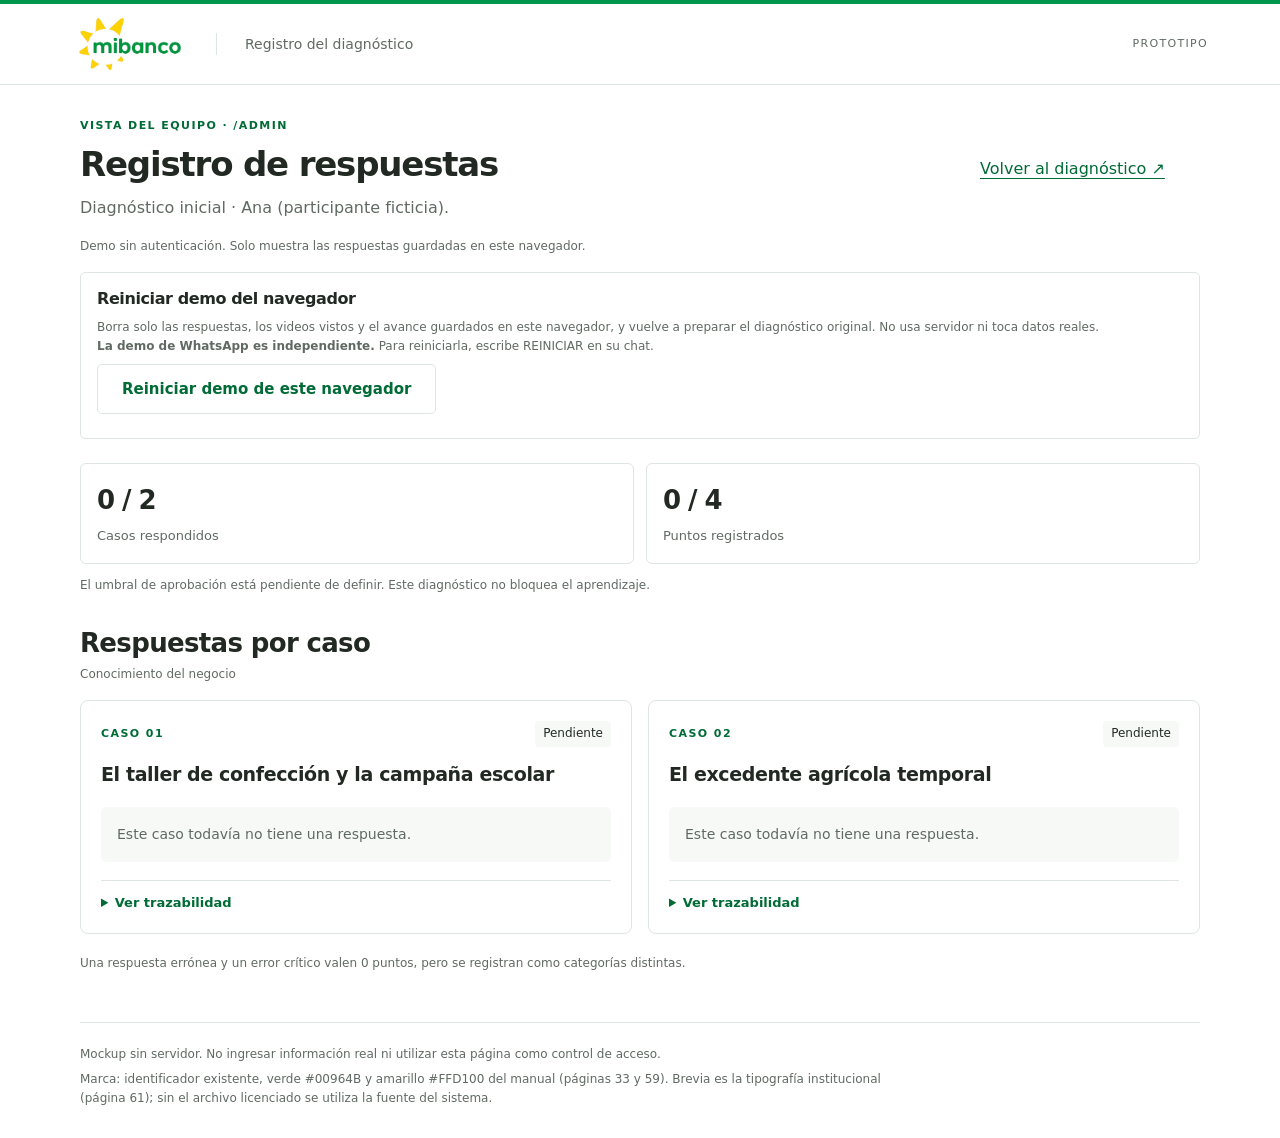
<file: site/admin/index.html>
<!DOCTYPE html>
<html lang="es">
<head>
  <meta charset="utf-8">
  <meta name="viewport" content="width=device-width, initial-scale=1">
  <title>Registro de respuestas · Mibanco</title>
  <link rel="stylesheet" href="../prototipo.css">
  <script src="../prototipo.js" defer></script>
</head>
<body data-page="admin">
  <header class="header">
    <div class="header-inner">
      <img class="logo" src="../assets/mibanco.png" alt="Mibanco" width="124" height="59">
      <span class="header-title">Registro del diagnóstico</span>
      <span class="demo-label">Prototipo</span>
    </div>
  </header>
  <main class="container" id="app">
    <noscript>Activa JavaScript para consultar las respuestas de demostración guardadas en este navegador.</noscript>
  </main>
  <footer class="footer container">
    <p>Mockup sin servidor. No ingresar información real ni utilizar esta página como control de acceso.</p>
    <p>Marca: identificador existente, verde #00964B y amarillo #FFD100 del manual (páginas 33 y 59). Brevia es la tipografía institucional (página 61); sin el archivo licenciado se utiliza la fuente del sistema.</p>
  </footer>
</body>
</html>
</file>
<file: site/prototipo.css>
:root {
  --green: #00964b;
  --green-dark: #006b36;
  --green-light: #edf7f1;
  --yellow: #ffd100;
  --ink: #222923;
  --muted: #606a63;
  --line: #dfe5e0;
  --surface: #f7f9f7;
  font-family: Brevia, system-ui, -apple-system, "Segoe UI", sans-serif;
  color: var(--ink);
  background: #fff;
  font-synthesis: none;
}
* { box-sizing: border-box; }
body { margin: 0; font-size: 16px; line-height: 1.6; }
[hidden] { display: none !important; }
button, input { font: inherit; }
button, a { -webkit-tap-highlight-color: transparent; }
a { color: var(--green-dark); text-underline-offset: 4px; }
button { cursor: pointer; }
:focus-visible { outline: 3px solid var(--green-dark); outline-offset: 4px; }
.header { background: #fff; border-top: 4px solid var(--green); border-bottom: 1px solid var(--line); }
.header-inner { max-width: 1200px; margin: auto; padding: 12px 20px; display: flex; align-items: center; gap: 28px; }
.logo { display: block; width: 116px; height: auto; }
.header-title { display: none; font-size: 14px; color: var(--muted); border-left: 1px solid var(--line); padding-left: 28px; }
.demo-label { margin-left: auto; font-size: 11px; text-transform: uppercase; letter-spacing: .12em; color: var(--muted); }
.container { width: min(100% - 40px, 1120px); margin-inline: auto; }
main { padding-block: 24px 48px; min-height: 65vh; }
main:focus { outline: none; }
h1, h2, h3, p { margin: 0; }
h1 { font-size: clamp(26px, 3vw, 34px); font-weight: 750; line-height: 1.2; letter-spacing: -.035em; }
h2 { font-size: clamp(21px, 2.5vw, 26px); font-weight: 700; line-height: 1.3; letter-spacing: -.025em; }
h3 { font-size: 19px; line-height: 1.4; }
.eyebrow { display: block; margin-bottom: 10px; color: var(--green-dark); font-size: 11px; font-weight: 750; text-transform: uppercase; letter-spacing: .13em; }
.muted { color: var(--muted); }
.intro p { margin-top: 10px; max-width: 640px; color: var(--muted); }
.intro { display: grid; gap: 16px; }
.progress { min-width: 180px; font-size: 13px; color: var(--muted); }
.progress strong { color: var(--ink); }
progress { display: block; width: 100%; height: 5px; margin-top: 9px; appearance: none; border: 0; background: var(--line); border-radius: 8px; overflow: hidden; }
progress::-webkit-progress-bar { background: var(--line); }
progress::-webkit-progress-value { background: var(--green); }
progress::-moz-progress-bar { background: var(--green); }
.steps { display: flex; margin: 24px 0; padding: 0; list-style: none; border-bottom: 1px solid var(--line); }
.steps li { flex: 1; padding: 12px 8px 15px 0; color: var(--muted); font-size: 13px; }
.steps .active { color: var(--green-dark); box-shadow: inset 0 -3px var(--green); font-weight: 700; }
.steps span { display: inline-grid; place-items: center; width: 25px; height: 25px; margin-right: 6px; border-radius: 50%; background: var(--surface); border: 1px solid var(--line); }
.steps .active span { background: var(--green); border-color: var(--green); color: white; }
.case-heading { margin-bottom: 12px; }
.case-heading .eyebrow { margin-bottom: 6px; }
.case-heading p { margin-top: 6px; color: var(--muted); font-size: 14px; }
.video-shell { position: relative; background: #12251b; border-radius: 8px; overflow: hidden; }
video { display: block; width: 100%; height: min(64svh, 640px); max-height: calc(100dvh - 32px); object-fit: contain; background: #12251b; }
video:fullscreen { height: 100%; max-height: none; }
.video-caption { display: flex; justify-content: space-between; flex-wrap: wrap; gap: 6px 18px; margin-top: 10px; font-size: 12px; color: var(--muted); }
.video-caption a { color: inherit; }
.media-error { padding: 16px; background: #fff7db; }
details { margin-top: 22px; border-top: 1px solid var(--line); border-bottom: 1px solid var(--line); }
summary { padding: 17px 0; cursor: pointer; font-weight: 650; font-size: 14px; }
.transcript { padding: 0 0 20px; max-width: 760px; font-size: 15px; }
.transcript p + p { margin-top: 12px; }
.transcript .notice { font-size: 12px; color: var(--muted); }
.waiting { display: flex; align-items: center; gap: 10px; padding: 20px 0; color: var(--muted); font-size: 14px; }
.waiting span { width: 7px; height: 7px; border-radius: 50%; background: var(--yellow); flex-shrink: 0; }
.question { margin-top: 32px; padding-top: 26px; border-top: 3px solid var(--yellow); scroll-margin-top: 20px; }
.question h2 { max-width: 820px; }
.question > p { margin-top: 10px; color: var(--muted); font-size: 14px; }
fieldset { border: 0; padding: 0; margin: 24px 0 0; min-width: 0; }
legend { padding: 0; margin-bottom: 12px; font-size: 13px; color: var(--muted); }
.options { display: grid; gap: 12px; }
.option { display: flex; align-items: flex-start; gap: 12px; border: 1px solid var(--line); padding: 20px; border-radius: 6px; font-size: 15px; line-height: 1.6; cursor: pointer; }
.option:hover { border-color: var(--green); }
.option:has(input:checked) { border-color: var(--green); background: var(--green-light); box-shadow: inset 0 0 0 1px var(--green); }
.option input { width: 18px; height: 18px; flex: 0 0 18px; margin: 4px 0 0; accent-color: var(--green-dark); }
.option-number { display: block; font-size: 11px; text-transform: uppercase; letter-spacing: .07em; color: var(--muted); font-weight: 700; margin-bottom: 6px; }
fieldset:disabled .option { cursor: default; }
.actions { margin-top: 24px; display: flex; flex-wrap: wrap; align-items: center; gap: 16px; }
.button { display: inline-flex; align-items: center; justify-content: center; gap: 16px; width: 100%; min-height: 48px; padding: 12px 24px; border: 1px solid var(--green-dark); border-radius: 5px; background: var(--green-dark); color: white; font-weight: 650; font-size: 15px; text-decoration: none; }
.button:hover { background: #00572c; }
.button:disabled { background: #edf0ed; color: #6c756e; border-color: var(--line); cursor: not-allowed; }
.button.secondary { background: white; color: var(--green-dark); border-color: var(--line); }
.saved { color: var(--green-dark); font-size: 14px; margin-top: 20px; }
.small { font-size: 12px; color: var(--muted); }
.footer { border-top: 1px solid var(--line); padding-block: 22px 30px; font-size: 12px; color: var(--muted); }
.footer p { max-width: 840px; }
.footer p + p { margin-top: 6px; }
.footer a { display: inline-block; margin-top: 14px; }
dialog { width: min(440px, calc(100% - 32px)); padding: 28px; border: 0; border-radius: 10px; color: var(--ink); }
dialog::backdrop { background: #12251b99; }
dialog p { margin-top: 14px; color: var(--muted); }
.dialog-actions { display: grid; gap: 10px; margin-top: 24px; }
.complete { max-width: 640px; margin: 42px auto; }
.complete-mark { display: grid; place-items: center; width: 56px; height: 56px; background: var(--green-light); color: var(--green-dark); font-size: 28px; border-radius: 50%; margin-bottom: 24px; }
.complete p { margin-top: 18px; color: var(--muted); }
.next-step { border-left: 3px solid var(--yellow); padding: 12px 20px; margin-top: 30px; }
.next-step p { margin-top: 4px; font-size: 14px; }
.reset-panel { margin-top: 16px; padding: 16px; border: 1px solid var(--line); border-radius: 5px; background: white; }
.reset-panel h2 { margin: 0 0 8px; font-size: 16px; }
.reset-panel .button { margin: 8px 0; }
.header-link { margin-left: 16px; font-size: 13px; font-weight: 650; color: var(--green-dark); text-decoration: none; }
.admin-note { margin-top: 16px; font-size: 12px; color: var(--muted); }
.stats { display: grid; grid-template-columns: repeat(2, minmax(0, 1fr)); gap: 12px; margin-block: 24px 12px; }
.stat { border: 1px solid var(--line); padding: 16px; border-radius: 6px; }
.stat strong { display: block; font-size: 26px; letter-spacing: -.04em; }
.stat span { font-size: 13px; color: var(--muted); }
.records-heading { margin-block: 32px 16px; }
.records-heading p { margin-top: 4px; }
.records { display: grid; gap: 16px; align-items: start; }
.response-card { min-width: 0; padding: 20px; border: 1px solid var(--line); border-radius: 8px; }
.record-meta { display: flex; flex-wrap: wrap; align-items: center; justify-content: space-between; gap: 12px; margin-bottom: 14px; }
.record-meta .eyebrow { margin: 0; }
.response-card h3 { font-size: 19px; letter-spacing: -.02em; }
.chosen-answer, .pending-answer { margin-top: 20px; padding: 16px; background: var(--surface); border-radius: 5px; font-size: 14px; }
.answer-label { display: block; margin-bottom: 8px; font-size: 12px; font-weight: 650; color: var(--muted); }
.pending-answer { color: var(--muted); }
.result-row { display: flex; flex-wrap: wrap; justify-content: space-between; align-items: center; gap: 12px; margin-top: 18px; }
.result-row strong { font-size: 24px; }
.result-row small { font-size: 12px; font-weight: 400; color: var(--muted); }
.record-trace { margin-top: 18px; border-bottom: 0; }
.record-trace summary { padding: 12px 0 0; font-size: 13px; color: var(--green-dark); }
.record-trace dl { display: grid; grid-template-columns: auto minmax(0, 1fr); gap: 8px 12px; margin: 14px 0 0; font-size: 12px; }
.record-trace dt { color: var(--muted); }
.record-trace dd { margin: 0; overflow-wrap: anywhere; }
.records-note { margin-top: 20px; }
.tag { display: inline-block; padding: 3px 8px; border-radius: 4px; font-size: 12px; background: var(--surface); white-space: nowrap; }
.tag.good { background: var(--green-light); color: var(--green-dark); }
.tag.critical { background: #fcebea; color: #9c2520; }
.tag.developing { background: #fff5cc; color: #6d5700; }
@media (min-width: 600px) {
  .header-title { display: block; }
  .header-inner { padding-inline: 32px; }
  .container { width: min(100% - 64px, 1120px); }
  main { padding-top: 32px; }
  .options { grid-template-columns: repeat(2, minmax(0, 1fr)); }
  .button { width: auto; }
  .dialog-actions .button { width: 100%; }
}
@media (min-width: 900px) {
  .intro { grid-template-columns: 1fr 220px; align-items: center; gap: 40px; }
  .steps { max-width: 640px; }
  .records { grid-template-columns: repeat(2, minmax(0, 1fr)); }
}
@media (min-width: 1100px) {
  .options { grid-template-columns: repeat(4, minmax(0, 1fr)); }
}
@media (prefers-reduced-motion: no-preference) {
  .option, .button { transition: background .15s, border-color .15s; }
}
</file>
